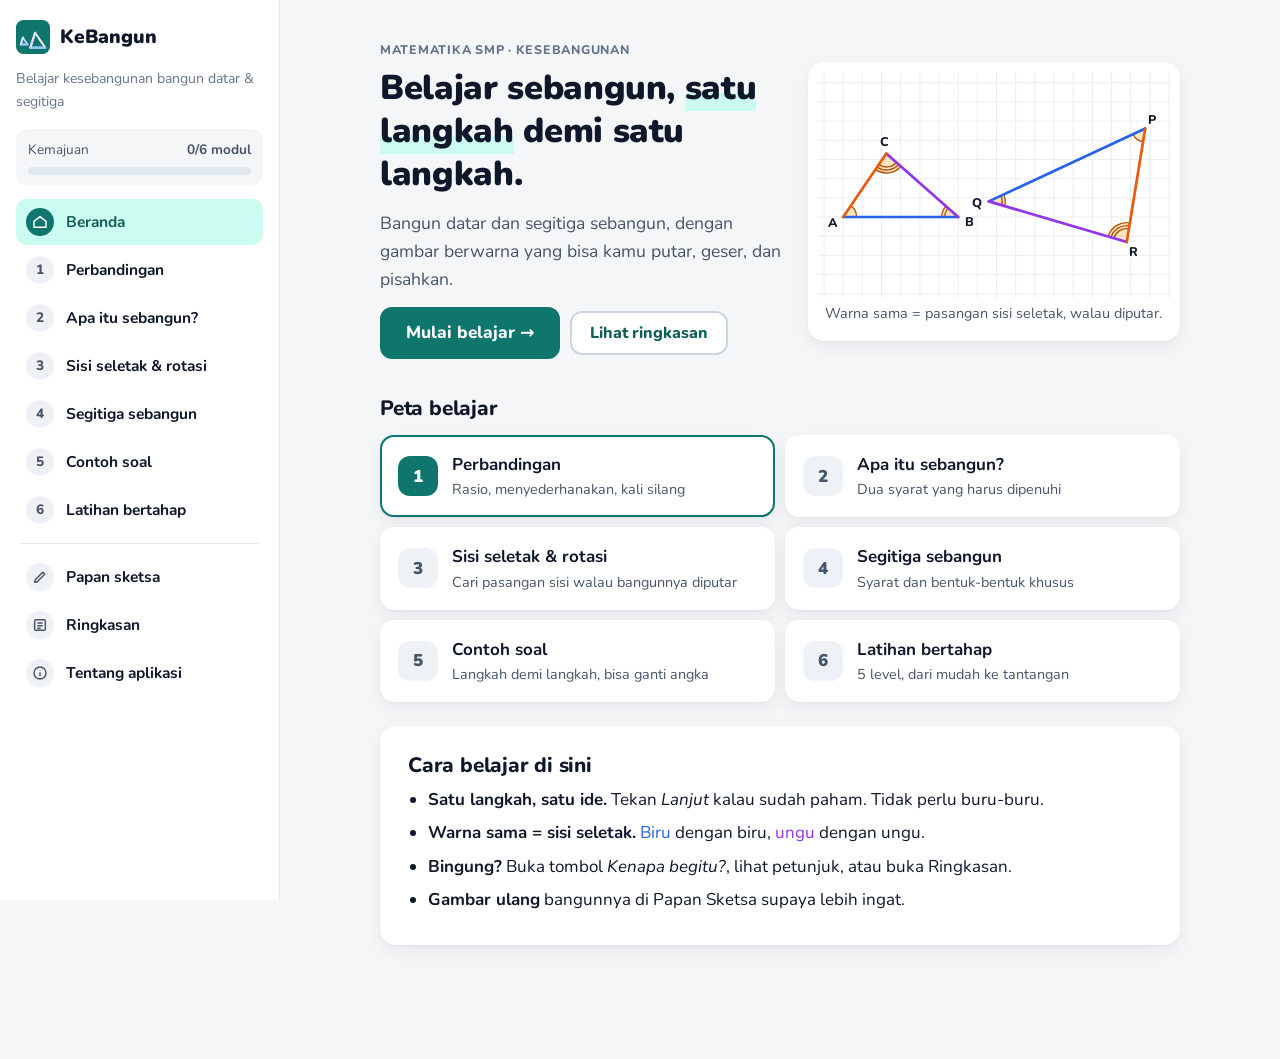
<file: index.html>
<!doctype html>
<html lang="id">
<head>
  <meta charset="utf-8">
  <meta name="viewport" content="width=device-width, initial-scale=1">
  <title>KeBangun · Belajar Kesebangunan</title>
  <meta name="description" content="Media belajar interaktif kesebangunan bangun datar dan segitiga untuk siswa SMP: langkah demi langkah, gambar berwarna, rotasi interaktif, contoh soal, dan latihan bertahap.">
  <meta name="theme-color" content="#0f766e">
  <meta name="color-scheme" content="light">
  <link rel="icon" href="aset/ikon.svg" type="image/svg+xml">
  <link rel="preconnect" href="https://fonts.googleapis.com">
  <link rel="preconnect" href="https://fonts.gstatic.com" crossorigin>
  <link rel="stylesheet" href="https://fonts.googleapis.com/css2?family=Nunito:wght@400;600;700;800;900&display=swap">
  <link rel="stylesheet" href="css/gaya.css">
</head>
<body>
  <div class="kerangka">
    <header class="bilah-atas">
      <a class="logo" href="#/beranda" aria-label="KeBangun, ke beranda">
        <img src="aset/ikon.svg" alt="" width="30" height="30"><span>KeBangun</span>
      </a>
      <button type="button" class="tombol sekunder kecil" id="tombol-menu" aria-controls="samping" aria-expanded="false">☰ Menu</button>
    </header>

    <nav class="samping" id="samping" aria-label="Menu utama">
      <a class="logo" href="#/beranda" aria-label="KeBangun, ke beranda">
        <img src="aset/ikon.svg" alt="" width="34" height="34"><span>KeBangun</span>
      </a>
      <p class="tagline">Belajar kesebangunan bangun datar &amp; segitiga</p>
      <div id="kemajuan" class="kemajuan"></div>
      <ul class="nav" id="nav"></ul>
    </nav>
    <div class="tirai" id="tirai" hidden></div>

    <main id="isi" tabindex="-1">
      <noscript><p>Aplikasi ini memerlukan JavaScript. Aktifkan JavaScript di peramban (browser) kamu.</p></noscript>
    </main>
  </div>

  <script src="js/logika.js"></script>
  <script src="js/gambar.js"></script>
  <script src="js/gambar-khusus.js"></script>
  <script src="js/soal.js"></script>
  <script src="js/komponen.js"></script>
  <script src="js/pemain-soal.js"></script>
  <script src="js/halaman/beranda.js"></script>
  <script src="js/halaman/prasyarat.js"></script>
  <script src="js/halaman/konsep.js"></script>
  <script src="js/halaman/seletak.js"></script>
  <script src="js/halaman/segitiga.js"></script>
  <script src="js/halaman/contoh.js"></script>
  <script src="js/halaman/latihan.js"></script>
  <script src="js/halaman/sketsa.js"></script>
  <script src="js/halaman/ringkasan.js"></script>
  <script src="js/halaman/tentang.js"></script>
  <script src="js/app.js"></script>
</body>
</html>
</file>
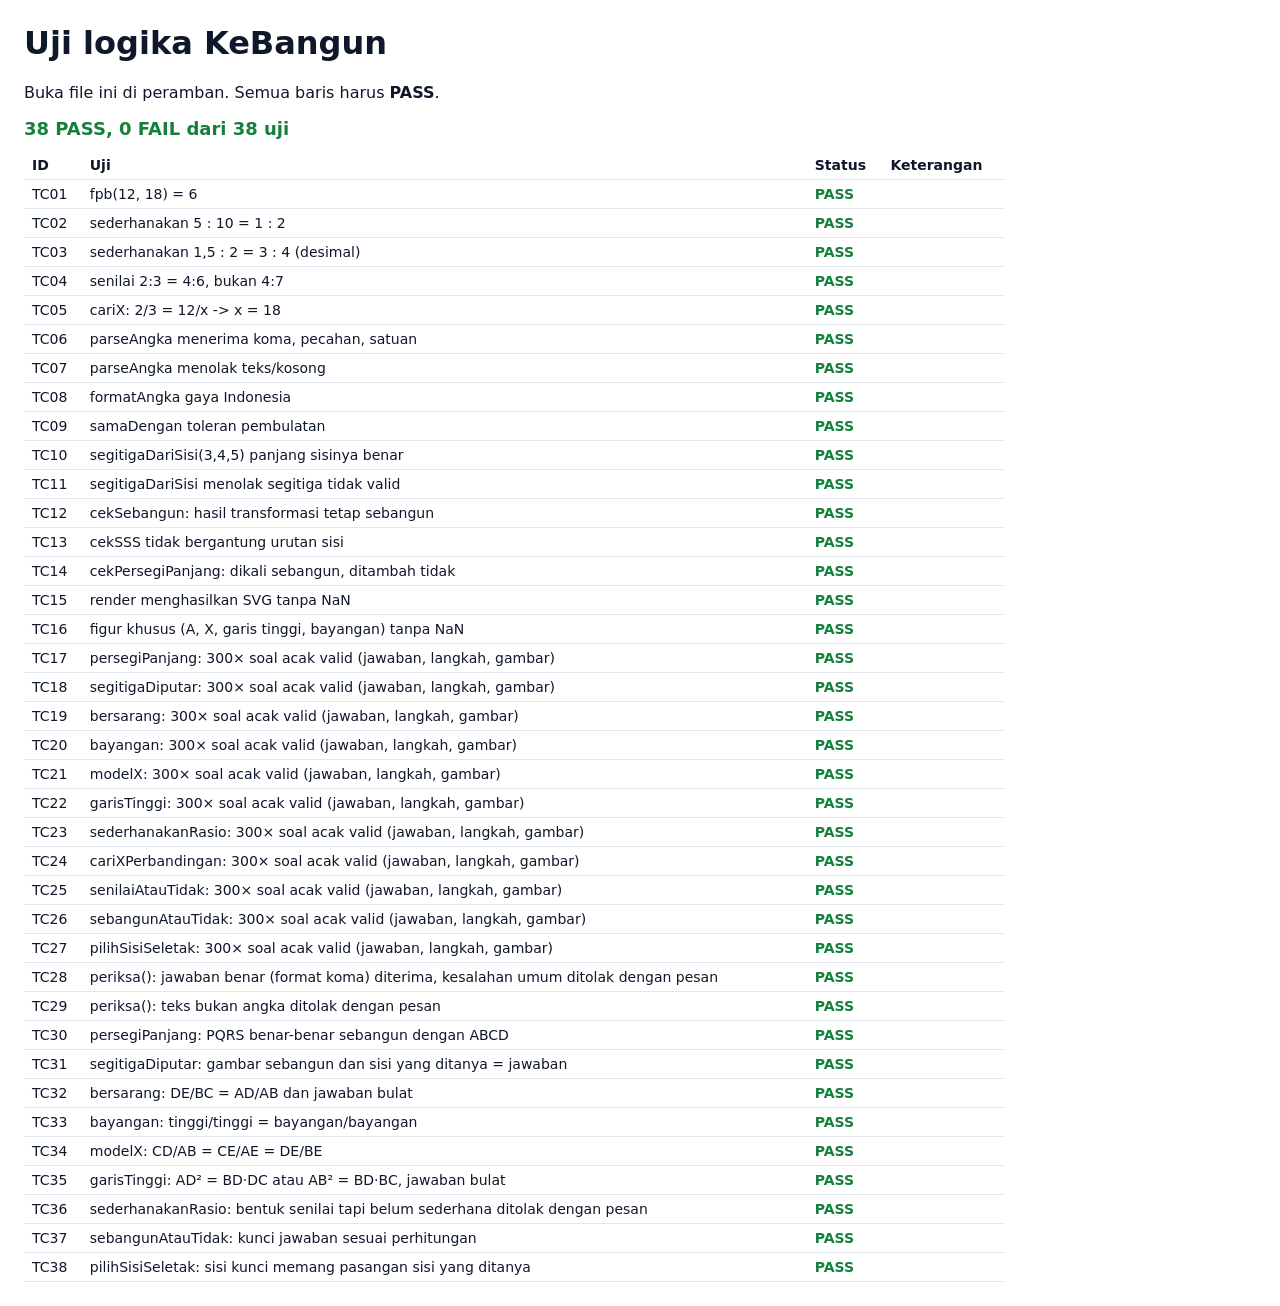
<file: tests/uji-logika.html>
<!doctype html>
<html lang="id">
<head>
  <meta charset="utf-8">
  <meta name="viewport" content="width=device-width, initial-scale=1">
  <title>Uji Logika · KeBangun</title>
  <style>
    body { font-family: system-ui, sans-serif; margin: 24px; color: #0f172a; }
    table { border-collapse: collapse; width: 100%; max-width: 980px; }
    th, td { border-bottom: 1px solid #e2e8f0; padding: 6px 8px; text-align: left; font-size: 14px; vertical-align: top; }
    .PASS { color: #15803d; font-weight: 700; }
    .FAIL { color: #b91c1c; font-weight: 700; }
    #ringkas { font-size: 18px; font-weight: 800; margin: 12px 0; }
  </style>
</head>
<body>
  <h1>Uji logika KeBangun</h1>
  <p>Buka file ini di peramban. Semua baris harus <b>PASS</b>.</p>
  <div id="ringkas"></div>
  <table><thead><tr><th>ID</th><th>Uji</th><th>Status</th><th>Keterangan</th></tr></thead><tbody id="hasil"></tbody></table>

  <script src="../js/logika.js"></script>
  <script src="../js/gambar.js"></script>
  <script src="../js/gambar-khusus.js"></script>
  <script src="../js/soal.js"></script>
  <script>
  (function () {
    'use strict';
    const L = Logika, G = Gambar;
    const baris = [];
    let no = 0;
    function uji(nama, fn) {
      no++;
      const id = 'TC' + String(no).padStart(2, '0');
      let status = 'PASS', ket = '';
      try {
        const r = fn();
        if (r !== true) { status = 'FAIL'; ket = typeof r === 'string' ? r : 'hasil: ' + JSON.stringify(r); }
      } catch (e) {
        status = 'FAIL'; ket = String(e && e.stack || e);
      }
      baris.push({ id, nama, status, ket });
    }
    const dekat = (a, b, tol) => Math.abs(a - b) <= (tol || 1e-6) * Math.max(1, Math.abs(b));
    const sama = (a, b) => JSON.stringify(a) === JSON.stringify(b) || `dapat ${JSON.stringify(a)}, harusnya ${JSON.stringify(b)}`;
    const ULANG = 300;

    // ---------- logika.js ----------
    uji('fpb(12, 18) = 6', () => sama(L.fpb(12, 18), 6));
    uji('sederhanakan 5 : 10 = 1 : 2', () => sama(L.sederhanakan(5, 10), [1, 2]));
    uji('sederhanakan 1,5 : 2 = 3 : 4 (desimal)', () => sama(L.sederhanakan(1.5, 2), [3, 4]));
    uji('senilai 2:3 = 4:6, bukan 4:7', () => L.senilai(2, 3, 4, 6) && !L.senilai(2, 3, 4, 7));
    uji('cariX: 2/3 = 12/x -> x = 18', () => sama(L.cariX(2, 3, 12), 18));
    uji('parseAngka menerima koma, pecahan, satuan', () =>
      L.parseAngka('7,5') === 7.5 && L.parseAngka('15/2') === 7.5 && L.parseAngka('9 cm') === 9 &&
      L.parseAngka('x = 4') === 4 && L.parseAngka(' 12 ') === 12 && L.parseAngka('6.5') === 6.5 || 'gagal membaca salah satu format');
    uji('parseAngka menolak teks/kosong', () => isNaN(L.parseAngka('abc')) && isNaN(L.parseAngka('')) && isNaN(L.parseAngka('3/0')) && isNaN(L.parseAngka('1,2,3')));
    uji('formatAngka gaya Indonesia', () =>
      sama([L.formatAngka(7.5), L.formatAngka(10), L.formatAngka(2 / 3), L.formatAngka(100), L.formatAngka(0), L.formatAngka(12.0001)], ['7,5', '10', '0,67', '100', '0', '12']));
    uji('samaDengan toleran pembulatan', () => L.samaDengan(6.67, 20 / 3) && !L.samaDengan(7, 7.5) && !L.samaDengan(NaN, 1));
    uji('segitigaDariSisi(3,4,5) panjang sisinya benar', () => {
      const p = L.panjangSisi(L.segitigaDariSisi(3, 4, 5)); // [AB, BC, CA] = [5, 3, 4]
      return (dekat(p[0], 5) && dekat(p[1], 3) && dekat(p[2], 4)) || JSON.stringify(p);
    });
    uji('segitigaDariSisi menolak segitiga tidak valid', () => L.segitigaDariSisi(1, 2, 5) === null);
    uji('cekSebangun: hasil transformasi tetap sebangun', () => {
      const t = L.segitigaDariSisi(5, 4, 6);
      const t2 = G.transformasi(t, { skala: 2.5, putar: 73, cermin: true });
      const t3 = t2.map((p, i) => (i === 2 ? [p[0] + 0.5, p[1]] : p));
      return L.cekSebangun(t, t2).sebangun && !L.cekSebangun(t, t3).sebangun;
    });
    uji('cekSSS tidak bergantung urutan sisi', () => L.cekSSS([4, 5, 6], [9, 7.5, 6]).sebangun && !L.cekSSS([4, 5, 6], [8, 10, 13]).sebangun);
    uji('cekPersegiPanjang: dikali sebangun, ditambah tidak', () =>
      L.cekPersegiPanjang(4, 2, 6, 3).sebangun && !L.cekPersegiPanjang(6, 2, 4, 3).sebangun && !L.cekPersegiPanjang(3, 2, 5, 4).sebangun && L.cekPersegiPanjang(4, 2, 3, 6).sebangun);

    // ---------- gambar.js ----------
    uji('render menghasilkan SVG tanpa NaN', () => {
      const t = L.segitigaDariSisi(5, 4, 6);
      const s = G.render(G.bangun(t, { nama: ['A', 'B', 'C'], busur: [1, 2, 3], labelSisi: ['6', '5', '4'], warnaSisi: G.PASANGAN }));
      return (s.indexOf('<svg') === 0 && s.indexOf('NaN') === -1) || 'SVG tidak valid';
    });
    uji('figur khusus (A, X, garis tinggi, bayangan) tanpa NaN', () => {
      const sg = L.segitigaDariSisi(5, 4, 6);
      const daftar = [
        GambarKhusus.figBersarang({ A: [3, 6], B: [0, 0], C: [8, 0], t: 0.5, pisah: 0.5, sudut: true }),
        GambarKhusus.figX({ A: [0, 0], B: [6, 0], E: [sg[2][0], -sg[2][1]], k: 1.5, pisah: 0.3, sudut: true }),
        GambarKhusus.figTinggi({ p: 16, q: 9, mode: 'tiga' }),
        GambarKhusus.figBayangan({ h1: 1.5, s1: 2, h2: 6, s2: 8 }),
      ];
      return daftar.every((r) => G.render(r.items, { batas: r.batas || undefined }).indexOf('NaN') === -1) || 'ada NaN';
    });

    // ---------- soal.js (setiap generator diuji berulang dengan angka acak) ----------
    BankSoal.GENERATOR.forEach((tipe) => {
      uji(`${tipe}: ${ULANG}× soal acak valid (jawaban, langkah, gambar)`, () => {
        for (let i = 0; i < ULANG; i++) {
          const s = BankSoal.buat(tipe);
          if (!s.pertanyaan || !s.langkah || !s.langkah.length || !s.cek) return 'struktur soal tidak lengkap';
          if (s.jenis === 'angka' && !(isFinite(s.jawaban) && s.jawaban > 0)) return 'jawaban tidak valid: ' + s.jawaban;
          if (s.jenis === 'pilihan' && !(s.jawaban >= 0 && s.jawaban < s.pilihan.length)) return 'indeks pilihan salah';
          if (s.gambar) {
            for (const st of [{}, { warna: false }, { pisah: true }, { pisah: true, ab: true, bc: true }, { t: 0.5, pisah: true }]) {
              const svg = s.gambar(st);
              if (svg.indexOf('<svg') !== 0 || svg.indexOf('NaN') !== -1 || svg.indexOf('undefined') !== -1) return 'gambar rusak pada ' + JSON.stringify(st);
            }
          }
          const teks = s.pertanyaan + s.cek + s.langkah.map((l) => l.isi + (l.kenapa || '')).join('');
          if (teks.indexOf('NaN') !== -1 || teks.indexOf('undefined') !== -1) return 'teks berisi NaN/undefined';
        }
        return true;
      });
    });

    uji('periksa(): jawaban benar (format koma) diterima, kesalahan umum ditolak dengan pesan', () => {
      for (const tipe of ['persegiPanjang', 'segitigaDiputar', 'bersarang', 'bayangan', 'modelX', 'garisTinggi', 'cariXPerbandingan']) {
        for (let i = 0; i < ULANG; i++) {
          const s = BankSoal.buat(tipe);
          const ditulis = L.parseAngka(L.formatAngka(s.jawaban));
          if (!BankSoal.periksa(s, ditulis).benar) return `${tipe}: jawaban benar ${s.jawaban} ditolak`;
          for (const k of s.kesalahanUmum || []) {
            const h = BankSoal.periksa(s, k.nilai);
            if (h.benar) return `${tipe}: kesalahan umum ${k.nilai} diterima (jawaban ${s.jawaban})`;
            if (h.pesan !== k.pesan) return `${tipe}: pesan kesalahan umum tidak muncul`;
          }
        }
      }
      return true;
    });
    uji('periksa(): teks bukan angka ditolak dengan pesan', () => {
      const h = BankSoal.periksa(BankSoal.buat('bersarang'), L.parseAngka('abc'));
      return (!h.benar && /angka/.test(h.pesan)) || 'tidak ada pesan';
    });
    uji('persegiPanjang: PQRS benar-benar sebangun dengan ABCD', () => {
      for (let i = 0; i < ULANG; i++) {
        const d = BankSoal.buat('persegiPanjang').data;
        if (!L.cekSebangun(d.A, d.B).sebangun) return 'tidak sebangun';
        if (!dekat(L.jarak(d.B[0], d.B[1]), d.x)) return 'panjang PQ di gambar ≠ jawaban';
      }
      return true;
    });
    uji('segitigaDiputar: gambar sebangun dan sisi yang ditanya = jawaban', () => {
      for (let i = 0; i < ULANG; i++) {
        const s = BankSoal.buat('segitigaDiputar'), d = s.data;
        if (!L.cekSebangun(d.A, d.B).sebangun) return 'tidak sebangun';
        if (!dekat(L.panjangSisi(d.B)[d.u], s.jawaban)) return 'panjang di gambar ≠ jawaban';
      }
      return true;
    });
    uji('bersarang: DE/BC = AD/AB dan jawaban bulat', () => {
      for (let i = 0; i < ULANG; i++) {
        const d = BankSoal.buat('bersarang').data;
        if (!dekat(d.DE / d.BC, d.AD / d.AB)) return 'perbandingan tidak sama';
        if (!L.apakahBulat(d.BC)) return 'BC tidak bulat: ' + d.BC;
      }
      return true;
    });
    uji('bayangan: tinggi/tinggi = bayangan/bayangan', () => {
      for (let i = 0; i < ULANG; i++) {
        const d = BankSoal.buat('bayangan').data;
        if (!dekat(d.h2 / d.h1, d.s2 / d.s1)) return 'tidak sebanding';
      }
      return true;
    });
    uji('modelX: CD/AB = CE/AE = DE/BE', () => {
      for (let i = 0; i < ULANG; i++) {
        const d = BankSoal.buat('modelX').data;
        if (!(dekat(d.CD / d.AB, d.k) && dekat(d.CE / d.AE, d.k) && dekat(d.DE / d.BE, d.k))) return 'tidak sebanding';
      }
      return true;
    });
    uji('garisTinggi: AD² = BD·DC atau AB² = BD·BC, jawaban bulat', () => {
      for (let i = 0; i < ULANG; i++) {
        const d = BankSoal.buat('garisTinggi').data;
        const ok = d.tanya === 'AD' ? dekat(d.x * d.x, d.p * d.q) : dekat(d.x * d.x, d.p * d.n);
        if (!ok || !L.apakahBulat(d.x)) return 'rumus/angka salah';
      }
      return true;
    });
    uji('sederhanakanRasio: bentuk senilai tapi belum sederhana ditolak dengan pesan', () => {
      const s = BankSoal.buat('sederhanakanRasio');
      const [x, y] = s.jawaban;
      const benar = BankSoal.periksa(s, [x, y]).benar;
      const h = BankSoal.periksa(s, [2 * x, 2 * y]);
      return (benar && !h.benar && /sederhana/.test(h.pesan)) || 'gagal';
    });
    uji('sebangunAtauTidak: kunci jawaban sesuai perhitungan', () => {
      for (let i = 0; i < ULANG; i++) {
        const s = BankSoal.buat('sebangunAtauTidak'), d = s.data;
        let sebangun;
        if (d.s1) sebangun = L.cekSSS(d.s1, d.s2).sebangun;
        else if (d.p2 != null) sebangun = L.cekPersegiPanjang(d.p, d.l, d.p2, d.l2).sebangun;
        else sebangun = false; // persegi vs belah ketupat
        if ((s.jawaban === 0) !== sebangun) return 'kunci salah: ' + JSON.stringify(d);
      }
      return true;
    });
    uji('pilihSisiSeletak: sisi kunci memang pasangan sisi yang ditanya', () => {
      for (let i = 0; i < ULANG; i++) {
        const s = BankSoal.buat('pilihSisiSeletak'), d = s.data;
        const nama = (j) => [d.huruf[j], d.huruf[(j + 1) % 3]].sort().join('');
        if (nama(d.u) !== s.pilihan[s.jawaban]) return 'kunci salah';
        const rasio = L.panjangSisi(d.klm).map((v, j) => v / L.panjangSisi(d.abc)[j]);
        if (!rasio.every((r) => dekat(r, rasio[0]))) return 'segitiga tidak sebangun';
      }
      return true;
    });

    // ---------- tampilkan ----------
    const tbody = document.getElementById('hasil');
    baris.forEach((b) => {
      const tr = document.createElement('tr');
      tr.innerHTML = `<td>${b.id}</td><td>${b.nama}</td><td class="${b.status}">${b.status}</td><td>${b.ket.replace(/</g, '&lt;')}</td>`;
      tbody.appendChild(tr);
    });
    const lulus = baris.filter((b) => b.status === 'PASS').length;
    const r = document.getElementById('ringkas');
    r.textContent = `${lulus} PASS, ${baris.length - lulus} FAIL dari ${baris.length} uji`;
    r.className = lulus === baris.length ? 'PASS' : 'FAIL';
    document.body.dataset.hasil = r.textContent;
  })();
  </script>
</body>
</html>
</file>
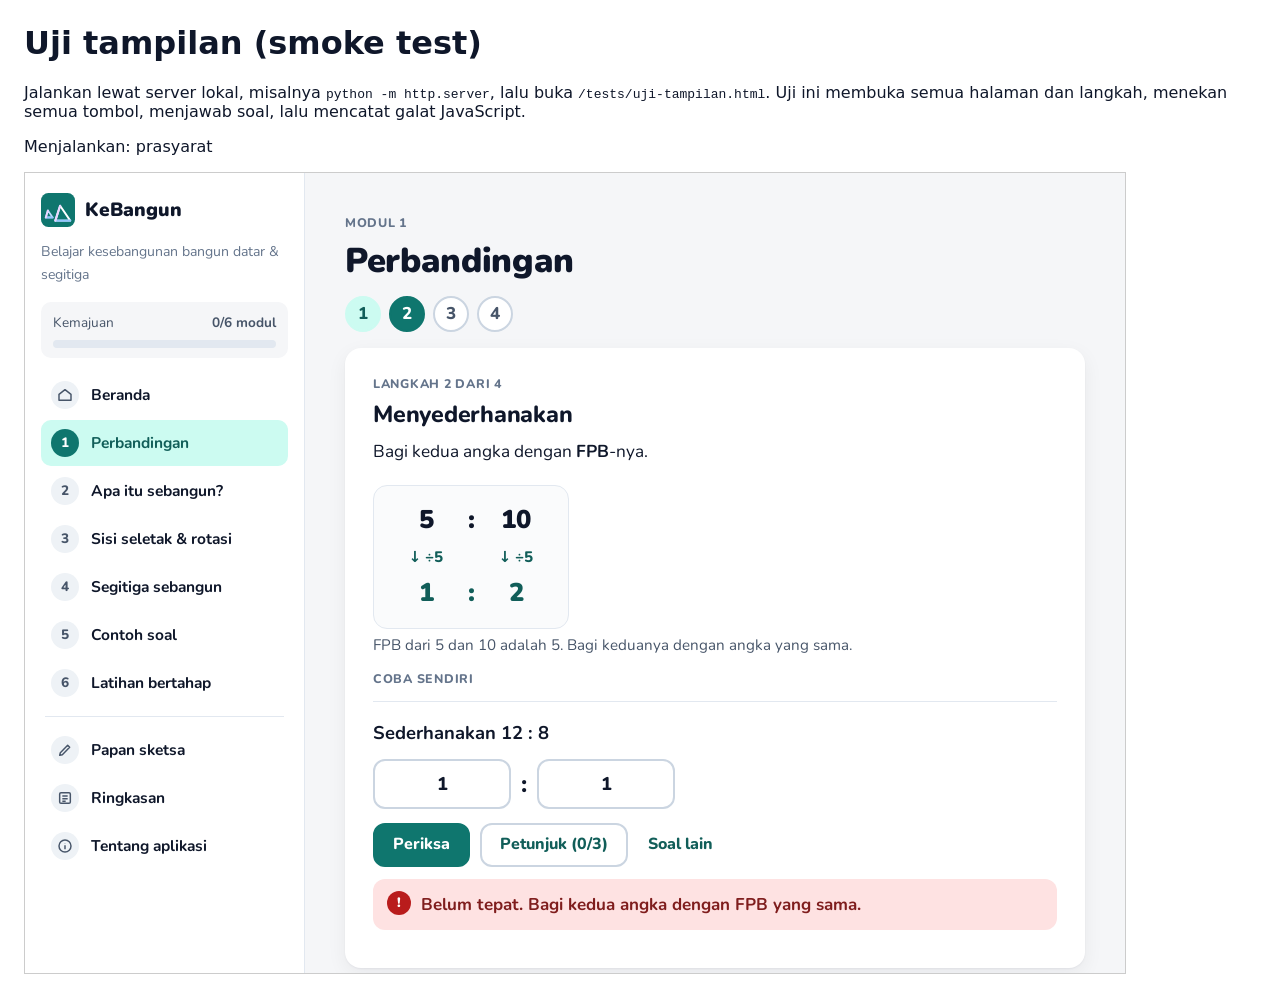
<file: tests/uji-tampilan.html>
<!doctype html>
<html lang="id">
<head>
  <meta charset="utf-8">
  <title>Uji Tampilan · KeBangun</title>
  <style>
    body { font-family: system-ui, sans-serif; margin: 24px; color: #0f172a; }
    iframe { width: 1100px; height: 800px; border: 1px solid #ccc; }
    .PASS { color: #15803d; font-weight: 700; } .FAIL { color: #b91c1c; font-weight: 700; }
    li { margin: 4px 0; font-size: 14px; }
  </style>
</head>
<body>
  <h1>Uji tampilan (smoke test)</h1>
  <p>Jalankan lewat server lokal, misalnya <code>python -m http.server</code>, lalu buka <code>/tests/uji-tampilan.html</code>.
     Uji ini membuka semua halaman dan langkah, menekan semua tombol, menjawab soal, lalu mencatat galat JavaScript.</p>
  <div id="ringkas">Menjalankan…</div>
  <ul id="hasil"></ul>
  <iframe id="app" src="../index.html#/beranda" title="Aplikasi yang diuji"></iframe>
  <script>
  (async function () {
    'use strict';
    const ring = document.getElementById('ringkas');
    try { await jalankan(); } catch (e) { ring.textContent = 'GALAT UJI: ' + (e && e.stack || e); ring.className = 'FAIL'; }
  })();

  async function jalankan() {
    const tunggu = (ms) => new Promise((r) => setTimeout(r, ms));
    const ring = document.getElementById('ringkas');
    const f = document.getElementById('app');
    for (let i = 0; i < 200 && !(f.contentWindow && f.contentWindow.App); i++) await tunggu(50);
    if (!f.contentWindow.App) throw new Error('Aplikasi tidak termuat di iframe');
    const w = f.contentWindow, d = w.document;
    w.confirm = () => true;
    w.print = () => {};
    try { w.localStorage.clear(); } catch (e) { /* abaikan */ }
    const catatan = [];
    const catat = (status, teks) => catatan.push({ status, teks });

    async function klikSemua(putaran) {
      for (let p = 0; p < putaran; p++) {
        const tombol = Array.from(d.querySelectorAll('#isi button')).filter((b) => !b.closest('.kaki-langkah') && !b.closest('.titik-langkah') && !/Keluar|Pilih level|Hapus semua data/.test(b.textContent)); // tombol hapus data memuat ulang halaman
        for (const b of tombol) {
          if (b.isConnected && !b.disabled) { b.click(); await tunggu(1); }
        }
        for (const s of Array.from(d.querySelectorAll('#isi [data-sisi]')).slice(0, 8)) {
          if (s.isConnected) { s.dispatchEvent(new w.MouseEvent('click', { bubbles: true })); await tunggu(5); }
        }
        for (const r of d.querySelectorAll('#isi input[type=range]')) {
          r.value = r.max; r.dispatchEvent(new w.Event('input', { bubbles: true }));
          r.value = r.min; r.dispatchEvent(new w.Event('input', { bubbles: true }));
        }
        for (const c of d.querySelectorAll('#isi input[type=checkbox]')) { c.click(); await tunggu(5); }
        for (const i of d.querySelectorAll('#isi input.isian')) {
          if (!i.disabled) { i.value = '1'; i.dispatchEvent(new w.KeyboardEvent('keydown', { key: 'Enter', bubbles: true })); }
        }
        await tunggu(60);
      }
    }

    const RUTE = ['beranda', 'prasyarat', 'konsep', 'seletak', 'segitiga', 'contoh', 'latihan', 'sketsa', 'ringkasan', 'tentang'];
    for (const r of RUTE) {
      ring.textContent = 'Menjalankan: ' + r;
      const awal = w.__galat.length;
      w.location.hash = '#/' + r;
      await tunggu(200);
      if (!d.querySelector('#isi').children.length) catat('FAIL', `${r}: halaman kosong`);
      const n = d.querySelectorAll('.titik-langkah .titik').length;
      if (n) {
        for (let i = 0; i < n; i++) {
          d.querySelectorAll('.titik-langkah .titik')[i].click();
          await tunggu(40);
          await klikSemua(2);
        }
        // tombol Lanjut/Kembali/Selesai
        d.querySelectorAll('.titik-langkah .titik')[0].click();
        await tunggu(50);
        for (let i = 0; i < n; i++) {
          const kaki = d.querySelectorAll('.kaki-langkah .tombol');
          kaki[kaki.length - 1].click();
          await tunggu(60);
        }
        if (!d.querySelector('.selesai-modul')) catat('FAIL', `${r}: layar "modul selesai" tidak muncul`);
      } else {
        await klikSemua(3);
      }
      await tunggu(300); // tunggu animasi selesai
      const galatBaru = w.__galat.slice(awal);
      catat(galatBaru.length ? 'FAIL' : 'PASS', `${r}: ${galatBaru.length ? galatBaru.join(' | ') : 'tanpa galat'}`);
    }

    // Menjawab benar setiap jenis soal lewat PemainSoal
    w.location.hash = '#/contoh';
    await tunggu(200);
    for (const tipe of w.BankSoal.GENERATOR) {
      const soal = w.BankSoal.buat(tipe);
      const pem = w.PemainSoal.coba(soal, { warna: false });
      const wadah = d.getElementById('isi');
      wadah.appendChild(pem.elemen);
      if (soal.jenis === 'angka') {
        pem.elemen.querySelector('input.isian').value = w.Logika.formatAngka(soal.jawaban);
        pem.elemen.querySelector('.deret-tombol .tombol').click();
      } else if (soal.jenis === 'rasio') {
        const ins = pem.elemen.querySelectorAll('input.isian');
        ins[0].value = String(soal.jawaban[0]); ins[1].value = String(soal.jawaban[1]);
        pem.elemen.querySelector('.deret-tombol .tombol').click();
      } else {
        pem.elemen.querySelectorAll('.opsi')[soal.jawaban].click();
      }
      await tunggu(30);
      const benar = !!pem.elemen.querySelector('.umpan.benar') && !!pem.elemen.querySelector('.cek');
      catat(benar ? 'PASS' : 'FAIL', `jawab benar ${tipe}: ${benar ? 'diterima, kotak cek muncul' : 'TIDAK diterima'}`);
      pem.elemen.remove();
    }

    // Layar kecil: tidak boleh ada gulir horizontal
    f.style.width = '360px';
    for (const r of RUTE) {
      w.location.hash = '#/' + r;
      await tunggu(150);
      const lebar = d.documentElement.scrollWidth;
      catat(lebar <= 361 ? 'PASS' : 'FAIL', `lebar 360px ${r}: scrollWidth ${lebar}`);
    }

    const ul = document.getElementById('hasil');
    catatan.forEach((c) => {
      const li = document.createElement('li');
      li.innerHTML = `<span class="${c.status}">${c.status}</span> ${c.teks.replace(/</g, '&lt;')}`;
      ul.appendChild(li);
    });
    const gagal = catatan.filter((c) => c.status === 'FAIL').length;
    ring.textContent = `${catatan.length - gagal} PASS, ${gagal} FAIL dari ${catatan.length} uji`;
    ring.className = gagal ? 'FAIL' : 'PASS';
    document.body.dataset.selesai = '1';
  }
  </script>
</body>
</html>
</file>
<file: css/gaya.css>
/* =========================================================
   KeBangun — gaya tampilan
   Prinsip: tenang dan tidak ramai (mengurangi beban ekstrinsik).
   Warna hanya dipakai untuk makna: pasangan sisi seletak,
   umpan balik benar/salah, dan tombol utama.
   ========================================================= */

:root {
  --latar: #f5f6f8;
  --kartu: #ffffff;
  --teks: #0f172a;
  --teks-2: #475569;
  --teks-3: #64748b;
  --garis: #e2e8f0;
  --garis-2: #cbd5e1;
  --utama: #0f766e;
  --utama-2: #115e59;
  --utama-muda: #ccfbf1;
  --utama-pucat: #f0fdfa;

  /* warna pasangan sisi seletak (sama dengan gambar.js) */
  --biru: #2563eb;
  --ungu: #9333ea;
  --oranye: #e8590c;
  --oranye-teks: #c2410c;
  --pink: #db2777;
  --sudut: #b45309;

  --benar: #15803d;
  --benar-latar: #dcfce7;
  --salah: #b91c1c;
  --salah-latar: #fee2e2;
  --info-latar: #fef3c7;
  --info-teks: #78350f;

  --radius: 16px;
  --radius-kecil: 10px;
  --bayang: 0 1px 2px rgba(15, 23, 42, 0.05), 0 6px 20px rgba(15, 23, 42, 0.06);
  --font: 'Nunito', system-ui, -apple-system, 'Segoe UI', Roboto, 'Helvetica Neue', Arial, sans-serif;
}

*, *::before, *::after { box-sizing: border-box; }
html { -webkit-text-size-adjust: 100%; scroll-padding-top: 72px; }
body {
  margin: 0;
  font-family: var(--font);
  font-size: 17px;
  line-height: 1.6;
  color: var(--teks);
  background: var(--latar);
}
img, svg { max-width: 100%; }
a { color: var(--utama); }
h1, h2, h3 { line-height: 1.25; margin: 0 0 0.4em; letter-spacing: -0.01em; }
h1 { font-size: clamp(1.6rem, 4.2vw, 2.15rem); font-weight: 900; }
h2 { font-size: 1.3rem; font-weight: 800; }
h3 { font-size: 1.05rem; font-weight: 800; }
p { margin: 0 0 0.75em; }
:focus-visible { outline: 3px solid var(--utama); outline-offset: 2px; border-radius: 6px; }
h1:focus, h2:focus { outline: none; }
.sr { position: absolute; width: 1px; height: 1px; overflow: hidden; clip: rect(0 0 0 0); white-space: nowrap; }

/* ---------- kerangka ---------- */
.kerangka { min-height: 100vh; }
.bilah-atas {
  position: sticky; top: 0; z-index: 20;
  display: flex; align-items: center; justify-content: space-between; gap: 12px;
  padding: 10px 16px;
  background: rgba(255, 255, 255, 0.94);
  backdrop-filter: blur(8px);
  border-bottom: 1px solid var(--garis);
}
.logo { display: inline-flex; align-items: center; gap: 10px; text-decoration: none; color: var(--teks); font-weight: 900; font-size: 1.2rem; }
.logo img { display: block; }
.samping {
  position: fixed; inset: 0 auto 0 0; z-index: 30;
  width: min(300px, 86vw);
  padding: 20px 16px 32px;
  background: var(--kartu);
  border-right: 1px solid var(--garis);
  overflow-y: auto;
  transform: translateX(-102%);
  transition: transform 0.25s ease;
}
.samping.buka { transform: none; box-shadow: 0 0 40px rgba(15, 23, 42, 0.2); }
.tagline { color: var(--teks-3); font-size: 0.88rem; margin: 6px 0 16px; }
.tirai { position: fixed; inset: 0; z-index: 25; background: rgba(15, 23, 42, 0.35); }
.tirai[hidden] { display: none; }
main { display: block; width: 100%; max-width: 880px; margin: 0 auto; padding: 22px 16px 72px; outline: none; }

@media (min-width: 960px) {
  .kerangka { display: grid; grid-template-columns: 280px minmax(0, 1fr); }
  .bilah-atas { display: none; }
  .samping { position: sticky; top: 0; height: 100vh; width: auto; transform: none; transition: none; }
  .tirai { display: none !important; }
  main { padding: 40px 40px 96px; }
}

/* ---------- navigasi ---------- */
.kemajuan { background: var(--latar); border-radius: var(--radius-kecil); padding: 10px 12px; margin-bottom: 14px; }
.kemajuan-teks { display: flex; justify-content: space-between; font-size: 0.85rem; color: var(--teks-2); margin-bottom: 6px; }
.bar { height: 8px; background: var(--garis); border-radius: 99px; overflow: hidden; }
.bar > span { display: block; height: 100%; width: 0; background: var(--utama); border-radius: 99px; transition: width 0.4s ease; }
.bar.besar { height: 10px; margin: 4px 0 16px; }
.nav { list-style: none; margin: 0; padding: 0; }
.nav li + li { margin-top: 2px; }
.nav li.pemisah { height: 1px; background: var(--garis); margin: 10px 4px; }
.nav a {
  display: flex; align-items: center; gap: 12px;
  padding: 9px 10px; border-radius: var(--radius-kecil);
  color: var(--teks); text-decoration: none; font-weight: 700; font-size: 0.97rem;
}
.nav a:hover { background: #f1f5f9; }
.nav a[aria-current='page'] { background: var(--utama-muda); color: var(--utama-2); }
.nav .no {
  flex: none; width: 28px; height: 28px; border-radius: 50%;
  display: grid; place-items: center;
  background: #eef2f6; color: var(--teks-2); font-size: 0.85rem; font-weight: 800;
}
.nav a[aria-current='page'] .no { background: var(--utama); color: #fff; }
.nav a.selesai .no { background: var(--benar); color: #fff; }

/* ---------- teks ---------- */
.label-kecil { font-size: 0.78rem; font-weight: 800; letter-spacing: 0.06em; text-transform: uppercase; color: var(--teks-3); margin: 0 0 6px; }
.lead { font-size: 1.1rem; color: var(--teks-2); }
.teks-utama { font-size: 1.08rem; }
.catatan { color: var(--teks-2); font-size: 0.95rem; }
.redup { color: var(--teks-3); font-weight: 600; }
.judul-bagian { margin: 32px 0 14px; }
.kotak-inti { background: var(--utama-pucat); border: 1px solid var(--utama-muda); border-radius: var(--radius-kecil); padding: 12px 14px; margin-top: 14px; }
.awas {
  background: var(--info-latar); color: var(--info-teks); font-weight: 700;
  border-radius: var(--radius-kecil); padding: 10px 14px; margin: 10px 0;
}
.awas::before { content: '⚠ '; }

/* warna pasangan sisi di teks: berwarna + garis bawah (bukan warna saja) */
.w0, .w1, .w2, .w3 { font-weight: 800; text-decoration: underline; text-decoration-thickness: 3px; text-underline-offset: 4px; }
.w0 { color: var(--biru); }
.w1 { color: var(--ungu); }
.w2 { color: var(--oranye-teks); }
.w3 { color: var(--pink); }
.c0 { color: var(--biru); }
.c1 { color: var(--ungu); }
.c2 { color: var(--oranye-teks); }
.c3 { color: var(--pink); }
.tanpa-warna .w0, .tanpa-warna .w1, .tanpa-warna .w2, .tanpa-warna .w3 { color: inherit; text-decoration: none; }

/* ---------- tombol ---------- */
.tombol {
  display: inline-flex; align-items: center; justify-content: center; gap: 6px;
  min-height: 44px; padding: 10px 18px;
  font: inherit; font-weight: 800; font-size: 1rem; line-height: 1.2;
  color: #fff; background: var(--utama);
  border: 2px solid var(--utama); border-radius: 12px;
  text-decoration: none; cursor: pointer;
  transition: background 0.15s, transform 0.05s;
}
.tombol:hover { background: var(--utama-2); border-color: var(--utama-2); }
.tombol:active { transform: translateY(1px); }
.tombol:disabled { opacity: 0.5; cursor: not-allowed; }
.tombol.sekunder { background: var(--kartu); color: var(--utama-2); border-color: var(--garis-2); }
.tombol.sekunder:hover { background: var(--utama-pucat); border-color: var(--utama); }
.tombol.sekunder[aria-pressed='true'] { background: var(--utama-muda); border-color: var(--utama); }
.tombol.teks { background: none; border-color: transparent; color: var(--utama-2); padding-left: 8px; padding-right: 8px; }
.tombol.teks:hover { background: var(--utama-pucat); }
.tombol.kecil { min-height: 38px; padding: 6px 12px; font-size: 0.92rem; }
.tombol.besar { min-height: 52px; padding: 12px 24px; font-size: 1.08rem; }
.deret-tombol { display: flex; flex-wrap: wrap; align-items: center; gap: 10px; margin: 14px 0 4px; }
.deret-tombol.tengah { justify-content: center; }
.deret-tombol.rapat { margin: 0; gap: 8px; }
.baris-antara { display: flex; align-items: flex-start; justify-content: space-between; gap: 12px; flex-wrap: wrap; }

/* ---------- kartu & modul ---------- */
.kartu { background: var(--kartu); border-radius: var(--radius); box-shadow: var(--bayang); padding: 22px 20px; margin-bottom: 18px; }
@media (min-width: 640px) { .kartu { padding: 26px 28px; } }
.kepala-modul { margin-bottom: 14px; }
.kepala-kartu { display: flex; flex-wrap: wrap; align-items: center; justify-content: space-between; gap: 10px; margin-bottom: 14px; }
.titik-langkah { display: flex; flex-wrap: wrap; gap: 8px; margin: 4px 0 16px; }
.titik {
  width: 36px; height: 36px; border-radius: 50%;
  border: 2px solid var(--garis-2); background: var(--kartu);
  font: inherit; font-weight: 800; color: var(--teks-2); cursor: pointer;
}
.titik.lewat { background: var(--utama-muda); border-color: var(--utama-muda); color: var(--utama-2); }
.titik.aktif { background: var(--utama); border-color: var(--utama); color: #fff; }
.kartu.langkah h2 { font-size: 1.45rem; }
.isi-langkah { margin-top: 8px; }
.kaki-langkah { display: flex; justify-content: space-between; gap: 12px; }

.kenapa { margin-top: 16px; border: 1px solid var(--garis); border-radius: var(--radius-kecil); background: #fafbfc; }
.kenapa summary { cursor: pointer; padding: 10px 14px; font-weight: 800; color: var(--utama-2); list-style: none; }
.kenapa summary::-webkit-details-marker { display: none; }
.kenapa summary::before { content: '+ '; }
.kenapa[open] summary::before { content: '− '; }
.kenapa > div { padding: 0 14px 12px; color: var(--teks-2); }

/* ---------- umpan balik ---------- */
.umpan { display: flex; gap: 10px; align-items: flex-start; margin: 12px 0; padding: 12px 14px; border-radius: 12px; font-weight: 700; }
.umpan[hidden] { display: none; }
.umpan.benar { background: var(--benar-latar); color: #14532d; }
.umpan.salah { background: var(--salah-latar); color: #7f1d1d; }
.umpan.info { background: var(--info-latar); color: var(--info-teks); }
.ikon-umpan {
  flex: none; width: 24px; height: 24px; border-radius: 50%;
  display: grid; place-items: center; font-size: 0.85rem; font-weight: 900; color: #fff;
}
.benar .ikon-umpan { background: var(--benar); }
.salah .ikon-umpan { background: var(--salah); }
.info .ikon-umpan { background: #b45309; font-style: italic; font-family: Georgia, serif; }
.goyang { animation: goyang 0.35s; }
@keyframes goyang { 20%, 60% { transform: translateX(-5px); } 40%, 80% { transform: translateX(5px); } }

/* ---------- gambar ---------- */
.wadah-gambar {
  background: #fff; border: 1px solid var(--garis); border-radius: 14px;
  padding: 6px; margin: 10px 0;
}
.wadah-gambar svg.gambar { display: block; width: 100%; height: auto; max-height: 440px; margin: 0 auto; }
.wadah-gambar.kecil svg.gambar { max-height: 220px; }
.wadah-gambar.ganti svg { animation: muncul 0.35s ease; }
.gambar text { paint-order: stroke; stroke: #fff; stroke-width: 4px; stroke-linejoin: round; font-family: var(--font); }
.gambar .hit { cursor: pointer; }
.gambar .hit:hover { stroke: rgba(15, 118, 110, 0.12); }
.interaktif { touch-action: manipulation; }

/* balok perbandingan */
.balok { transition: transform 0.75s cubic-bezier(0.2, 0.8, 0.2, 1); }
.bingkai-kelompok { fill: none; stroke: #94a3b8; stroke-width: 2; stroke-dasharray: 6 5; opacity: 0; transition: opacity 0.3s; }
.terkelompok .bingkai-kelompok { opacity: 1; transition-delay: 0.55s; }
.keterangan-besar { font-size: 1.1rem; text-align: center; margin: 6px 0; }
.balok-wadah svg.gambar { max-height: 180px; }

/* peraga pembagian 5:10 -> 1:2 */
.peraga-bagi { display: inline-grid; gap: 4px; padding: 14px 22px; margin: 6px 0 4px; background: #fafbfc; border: 1px solid var(--garis); border-radius: 14px; }
.baris-bagi { display: grid; grid-template-columns: 60px 30px 60px; text-align: center; font-size: 1.6rem; font-weight: 900; }
.baris-bagi.panah { font-size: 0.95rem; color: var(--utama-2); font-weight: 800; }
.baris-bagi.panah span:not(:empty)::before { content: '↓ '; }
.baris-bagi.hasil { color: var(--utama-2); }
svg.persamaan { max-height: 150px !important; }
.garis-silang { animation: gambar-garis 0.6s ease forwards; stroke-dasharray: 140; stroke-dashoffset: 140; }
@keyframes gambar-garis { to { stroke-dashoffset: 0; } }

/* rumus & pecahan */
.rumus {
  display: flex; flex-wrap: wrap; align-items: center; gap: 0.35em 0.5em;
  font-size: 1.12rem; font-weight: 700; font-variant-numeric: tabular-nums;
  padding: 10px 14px; margin: 8px 0;
  background: #f8fafc; border-radius: var(--radius-kecil);
}
.rumus.besar { font-size: 1.5rem; justify-content: center; }
.rumus.kolom { flex-direction: column; align-items: flex-start; }
.rumus .sama { color: var(--teks-3); }
.pec { display: inline-flex; flex-direction: column; align-items: center; vertical-align: middle; line-height: 1.25; margin: 0 0.15em; }
.pec > span { padding: 0 0.3em; text-align: center; }
.pec > span:first-child { border-bottom: 2px solid currentColor; }
.pec .w0, .pec .w1, .pec .w2, .pec .w3 { text-decoration: none; }

/* ---------- kontrol ---------- */
.kontrol { display: flex; flex-wrap: wrap; align-items: center; gap: 12px 24px; margin: 10px 0; }
.slider { display: flex; align-items: center; gap: 10px; flex: 1 1 260px; font-weight: 700; }
.slider input { flex: 1; min-width: 120px; }
input[type='range'] { accent-color: var(--utama); height: 28px; }
.nilai-slider { min-width: 3.2em; font-weight: 900; color: var(--utama-2); font-variant-numeric: tabular-nums; }
.sakelar { display: inline-flex; align-items: center; gap: 10px; cursor: pointer; font-weight: 700; user-select: none; min-height: 40px; }
.sakelar input { position: absolute; opacity: 0; width: 1px; height: 1px; }
.sakelar .jalur { position: relative; width: 44px; height: 26px; border-radius: 99px; background: var(--garis-2); transition: background 0.2s; flex: none; }
.sakelar .jalur::after { content: ''; position: absolute; top: 3px; left: 3px; width: 20px; height: 20px; border-radius: 50%; background: #fff; box-shadow: 0 1px 3px rgba(0, 0, 0, 0.25); transition: transform 0.2s; }
.sakelar input:checked + .jalur { background: var(--utama); }
.sakelar input:checked + .jalur::after { transform: translateX(18px); }
.sakelar input:focus-visible + .jalur { outline: 3px solid var(--utama); outline-offset: 2px; }
.sakelar-deret { gap: 6px 22px; }

.segmen { display: inline-flex; flex-wrap: wrap; gap: 4px; padding: 4px; background: #eef2f6; border-radius: 12px; margin: 4px 0 6px; max-width: 100%; }
.segmen button {
  font: inherit; font-weight: 800; font-size: 0.95rem;
  min-height: 38px; padding: 6px 14px; border: 0; border-radius: 9px;
  background: transparent; color: var(--teks-2); cursor: pointer;
}
.segmen button[aria-pressed='true'] { background: var(--kartu); color: var(--utama-2); box-shadow: 0 1px 3px rgba(15, 23, 42, 0.12); }

.chip-deret { display: flex; gap: 8px; overflow-x: auto; padding: 2px 2px 10px; margin-bottom: 8px; scrollbar-width: thin; }
.chip {
  flex: none; font: inherit; font-weight: 800; font-size: 0.95rem;
  min-height: 40px; padding: 6px 14px; border-radius: 99px;
  border: 2px solid var(--garis-2); background: var(--kartu); color: var(--teks); cursor: pointer;
}
.chip[aria-pressed='true'] { border-color: var(--utama); background: var(--utama-muda); color: var(--utama-2); }
.chip.sudah::after { content: ' ✓'; color: var(--benar); }
.chip:disabled { cursor: default; }
.chip.w-latar0 { background: var(--biru); border-color: var(--biru); color: #fff; }
.chip.w-latar1 { background: var(--ungu); border-color: var(--ungu); color: #fff; }
.chip.w-latar2 { background: var(--oranye); border-color: var(--oranye); color: #fff; }
.chip.w-latar3 { background: var(--pink); border-color: var(--pink); color: #fff; }
.chip-sisi { display: flex; flex-wrap: wrap; gap: 8px; }
.chip-kolom { margin-top: 6px; }
.skor { margin-bottom: 0; }

/* ---------- tabel & daftar ---------- */
.tabel-wadah { overflow-x: auto; margin: 10px 0; }
.tabel { width: 100%; border-collapse: collapse; font-variant-numeric: tabular-nums; }
.tabel th, .tabel td { padding: 9px 10px; border-bottom: 1px solid var(--garis); text-align: left; vertical-align: top; }
.tabel thead th { font-size: 0.82rem; text-transform: uppercase; letter-spacing: 0.04em; color: var(--teks-3); }
.tabel-tentang { font-size: 0.95rem; min-width: 560px; }
.tabel-tentang td:first-child { white-space: nowrap; }
.daftar-cek { list-style: none; padding: 0; margin: 12px 0; }
.daftar-cek li { display: flex; gap: 12px; align-items: flex-start; padding: 10px 0; border-bottom: 1px solid var(--garis); }
.daftar-cek .tanda { flex: none; width: 28px; height: 28px; border-radius: 50%; display: grid; place-items: center; color: #fff; font-weight: 900; }
.daftar-cek .ok .tanda { background: var(--benar); }
.daftar-cek .tidak .tanda { background: var(--salah); }
.daftar-pasangan { list-style: none; padding: 0; margin: 10px 0; display: flex; flex-wrap: wrap; gap: 8px 22px; font-size: 1.08rem; }
.dua-kolom { display: grid; gap: 14px; }
@media (min-width: 720px) { .dua-kolom { grid-template-columns: 1fr 1fr; } }
.kartu-syarat { border: 1px solid var(--garis); border-radius: 14px; padding: 14px; }
.kartu-syarat .wadah-gambar { margin: 8px 0; }
.nomor-syarat { display: inline-block; font-size: 0.8rem; font-weight: 900; color: #fff; background: var(--utama); border-radius: 99px; padding: 2px 10px; margin-bottom: 6px; }

.penjelasan-jurus { margin-top: 6px; }
.batang-wadah { margin-top: 6px; }
.batang-baris { display: grid; grid-template-columns: 44px 1fr 40px; align-items: center; gap: 8px; margin: 6px 0; }
.batang { height: 14px; border-radius: 99px; }
.batang-nilai { font-weight: 800; text-align: right; font-variant-numeric: tabular-nums; }

/* ---------- soal ---------- */
.pertanyaan { font-size: 1.15rem; font-weight: 700; margin: 12px 0; }
.area-jawab { margin: 8px 0; }
.baris-isian { display: inline-flex; align-items: center; flex-wrap: wrap; gap: 10px; font-size: 1.15rem; font-weight: 800; }
.isian {
  width: 7.5em; min-height: 48px; padding: 8px 12px;
  font: inherit; font-size: 1.15rem; font-weight: 800; text-align: center;
  border: 2px solid var(--garis-2); border-radius: 12px; background: #fff; color: var(--teks);
}
.isian:focus { border-color: var(--utama); outline: none; box-shadow: 0 0 0 3px var(--utama-muda); }
.isian:disabled { background: var(--benar-latar); border-color: var(--benar); color: #14532d; }
.titik-dua { font-size: 1.5rem; }
.pilihan-ganda { display: flex; flex-wrap: wrap; gap: 10px; }
.opsi {
  font: inherit; font-weight: 800; font-size: 1.08rem;
  min-height: 50px; min-width: 110px; padding: 10px 20px;
  border: 2px solid var(--garis-2); border-radius: 12px; background: #fff; color: var(--teks); cursor: pointer;
}
.opsi:hover:not(:disabled) { border-color: var(--utama); background: var(--utama-pucat); }
.opsi.benar { border-color: var(--benar); background: var(--benar-latar); color: #14532d; }
.opsi.salah { border-color: var(--salah); background: var(--salah-latar); color: #7f1d1d; text-decoration: line-through; }
.opsi:disabled { cursor: default; }

.daftar-langkah { list-style: none; padding: 0; margin: 12px 0 0; }
.langkah-soal { display: flex; gap: 12px; align-items: flex-start; padding: 12px 0; border-top: 1px dashed var(--garis-2); }
.nomor-langkah {
  flex: none; width: 30px; height: 30px; border-radius: 50%;
  display: grid; place-items: center; background: var(--utama); color: #fff; font-weight: 900; font-size: 0.9rem;
}
.langkah-soal > div { flex: 1; min-width: 0; }
.judul-langkah { display: block; margin-bottom: 2px; }
.muncul { animation: muncul 0.35s ease; }
@keyframes muncul { from { opacity: 0; transform: translateY(6px); } to { opacity: 1; transform: none; } }
.cek { margin-top: 14px; padding: 14px 16px; border-radius: 14px; background: var(--benar-latar); border: 1px solid #bbf7d0; }
.judul-cek { font-weight: 900; color: #14532d; margin-bottom: 4px; }
.cek .pec { color: #14532d; }
.kuis-kecil { border-top: 1px solid var(--garis); padding-top: 4px; margin-top: 12px; }
.ajakan { margin-top: 16px; padding: 14px 16px; border-radius: 14px; background: var(--utama-pucat); border: 1px solid var(--utama-muda); }

/* ---------- beranda ---------- */
.sambutan { display: grid; gap: 18px; align-items: center; margin-bottom: 8px; }
@media (min-width: 760px) { .sambutan { grid-template-columns: 1.1fr 1fr; } }
.sorot { background: linear-gradient(transparent 62%, var(--utama-muda) 62%); }
.sambutan-gambar { margin: 0; background: #fff; border-radius: var(--radius); box-shadow: var(--bayang); padding: 10px; }
.sambutan-gambar svg { display: block; width: 100%; height: auto; }
.sambutan-gambar figcaption { text-align: center; font-size: 0.9rem; color: var(--teks-2); padding: 4px 6px 6px; }
.peta { list-style: none; padding: 0; margin: 0; display: grid; gap: 10px; }
@media (min-width: 640px) { .peta { grid-template-columns: 1fr 1fr; } }
.kartu-peta {
  display: flex; gap: 14px; align-items: center; height: 100%;
  padding: 14px 16px; border-radius: 14px; background: var(--kartu); box-shadow: var(--bayang);
  text-decoration: none; color: var(--teks); border: 2px solid transparent;
}
.kartu-peta:hover { border-color: var(--utama-muda); }
.kartu-peta.berikut { border-color: var(--utama); }
.kartu-peta .no {
  flex: none; width: 40px; height: 40px; border-radius: 12px; display: grid; place-items: center;
  background: #eef2f6; font-weight: 900; color: var(--teks-2);
}
.kartu-peta.berikut .no { background: var(--utama); color: #fff; }
.kartu-peta.selesai .no { background: var(--benar); color: #fff; }
.teks-peta { display: flex; flex-direction: column; }
.teks-peta small { color: var(--teks-2); font-size: 0.9rem; }
.tips { margin-top: 24px; }
.daftar-tips { margin: 0; padding-left: 1.2em; }
.daftar-tips li { margin: 6px 0; }

/* ---------- selesai & latihan ---------- */
.selesai-modul { text-align: center; padding-top: 36px; padding-bottom: 36px; }
.lencana { width: 72px; height: 72px; margin: 0 auto 14px; border-radius: 50%; background: var(--benar); color: #fff; font-size: 2.2rem; font-weight: 900; display: grid; place-items: center; animation: muncul 0.4s ease; }
.pengaturan { display: flex; flex-direction: column; gap: 4px; padding-top: 16px; padding-bottom: 14px; }
.pengaturan .catatan { margin: 0; }
.daftar-level { list-style: none; padding: 0; margin: 0; display: grid; gap: 10px; }
.kartu-level {
  width: 100%; display: flex; align-items: center; gap: 14px; text-align: left;
  font: inherit; color: var(--teks); cursor: pointer;
  padding: 14px 16px; border-radius: 14px; background: var(--kartu); box-shadow: var(--bayang); border: 2px solid transparent;
}
.kartu-level:hover { border-color: var(--utama-muda); }
.kartu-level.saran { border-color: var(--utama); }
.no-level { flex: none; width: 44px; height: 44px; border-radius: 12px; display: grid; place-items: center; background: var(--utama-pucat); color: var(--utama-2); font-weight: 900; font-size: 1.2rem; }
.kartu-level.saran .no-level { background: var(--utama); color: #fff; }
.teks-level { flex: 1; display: flex; flex-direction: column; }
.teks-level small { color: var(--teks-2); }
.bintang { color: #f59e0b; font-weight: 900; letter-spacing: 2px; white-space: nowrap; }
.kartu-level .bintang:not(:empty) { font-size: 1.05rem; }
.bintang.besar { font-size: 2.4rem; letter-spacing: 6px; }

/* ---------- papan sketsa ---------- */
.bilah-alat { display: flex; flex-wrap: wrap; align-items: center; gap: 10px 16px; margin-bottom: 12px; }
.palet { display: flex; gap: 8px; }
.warna-pena { width: 34px; height: 34px; border-radius: 50%; border: 3px solid #fff; background: var(--w); box-shadow: 0 0 0 2px var(--garis-2); cursor: pointer; }
.warna-pena[aria-pressed='true'] { box-shadow: 0 0 0 3px var(--teks); }
.wadah-kanvas { border: 1px solid var(--garis); border-radius: 12px; overflow: hidden; background: #fff; }
.kanvas { display: block; width: 100%; touch-action: none; cursor: crosshair; }
.tantangan .teks-utama { margin-bottom: 4px; }
.area-teks {
  width: 100%; font: inherit; padding: 12px 14px; resize: vertical;
  border: 2px solid var(--garis-2); border-radius: 12px; background: #fff; color: var(--teks);
}
.area-teks:focus { border-color: var(--utama); outline: none; box-shadow: 0 0 0 3px var(--utama-muda); }
.ceklis { list-style: none; padding: 0; margin: 0 0 6px; display: grid; gap: 4px; }
.ceklis label { display: flex; gap: 10px; align-items: center; cursor: pointer; min-height: 36px; }
.ceklis input { width: 20px; height: 20px; accent-color: var(--utama); }

/* ---------- ringkasan ---------- */
.grid-ringkas { display: grid; gap: 14px; }
@media (min-width: 720px) { .grid-ringkas { grid-template-columns: 1fr 1fr; } }
.ringkas { margin: 0; }
.ringkas h2 { font-size: 1.12rem; }
ol.rapat, ul.rapat { margin: 0 0 8px; padding-left: 1.25em; }
ol.rapat li, ul.rapat li { margin: 3px 0; }
.kepala-syarat { margin-top: 8px; }

@media print {
  .samping, .bilah-atas, .jangan-cetak, .tirai { display: none !important; }
  body { background: #fff; font-size: 12pt; }
  main { max-width: none; padding: 0; }
  .kartu { box-shadow: none; border: 1px solid #ccc; break-inside: avoid; }
  .grid-ringkas { grid-template-columns: 1fr 1fr; }
}

@media (prefers-reduced-motion: reduce) {
  *, *::before, *::after { animation-duration: 0.01ms !important; transition-duration: 0.01ms !important; }
}
</file>
